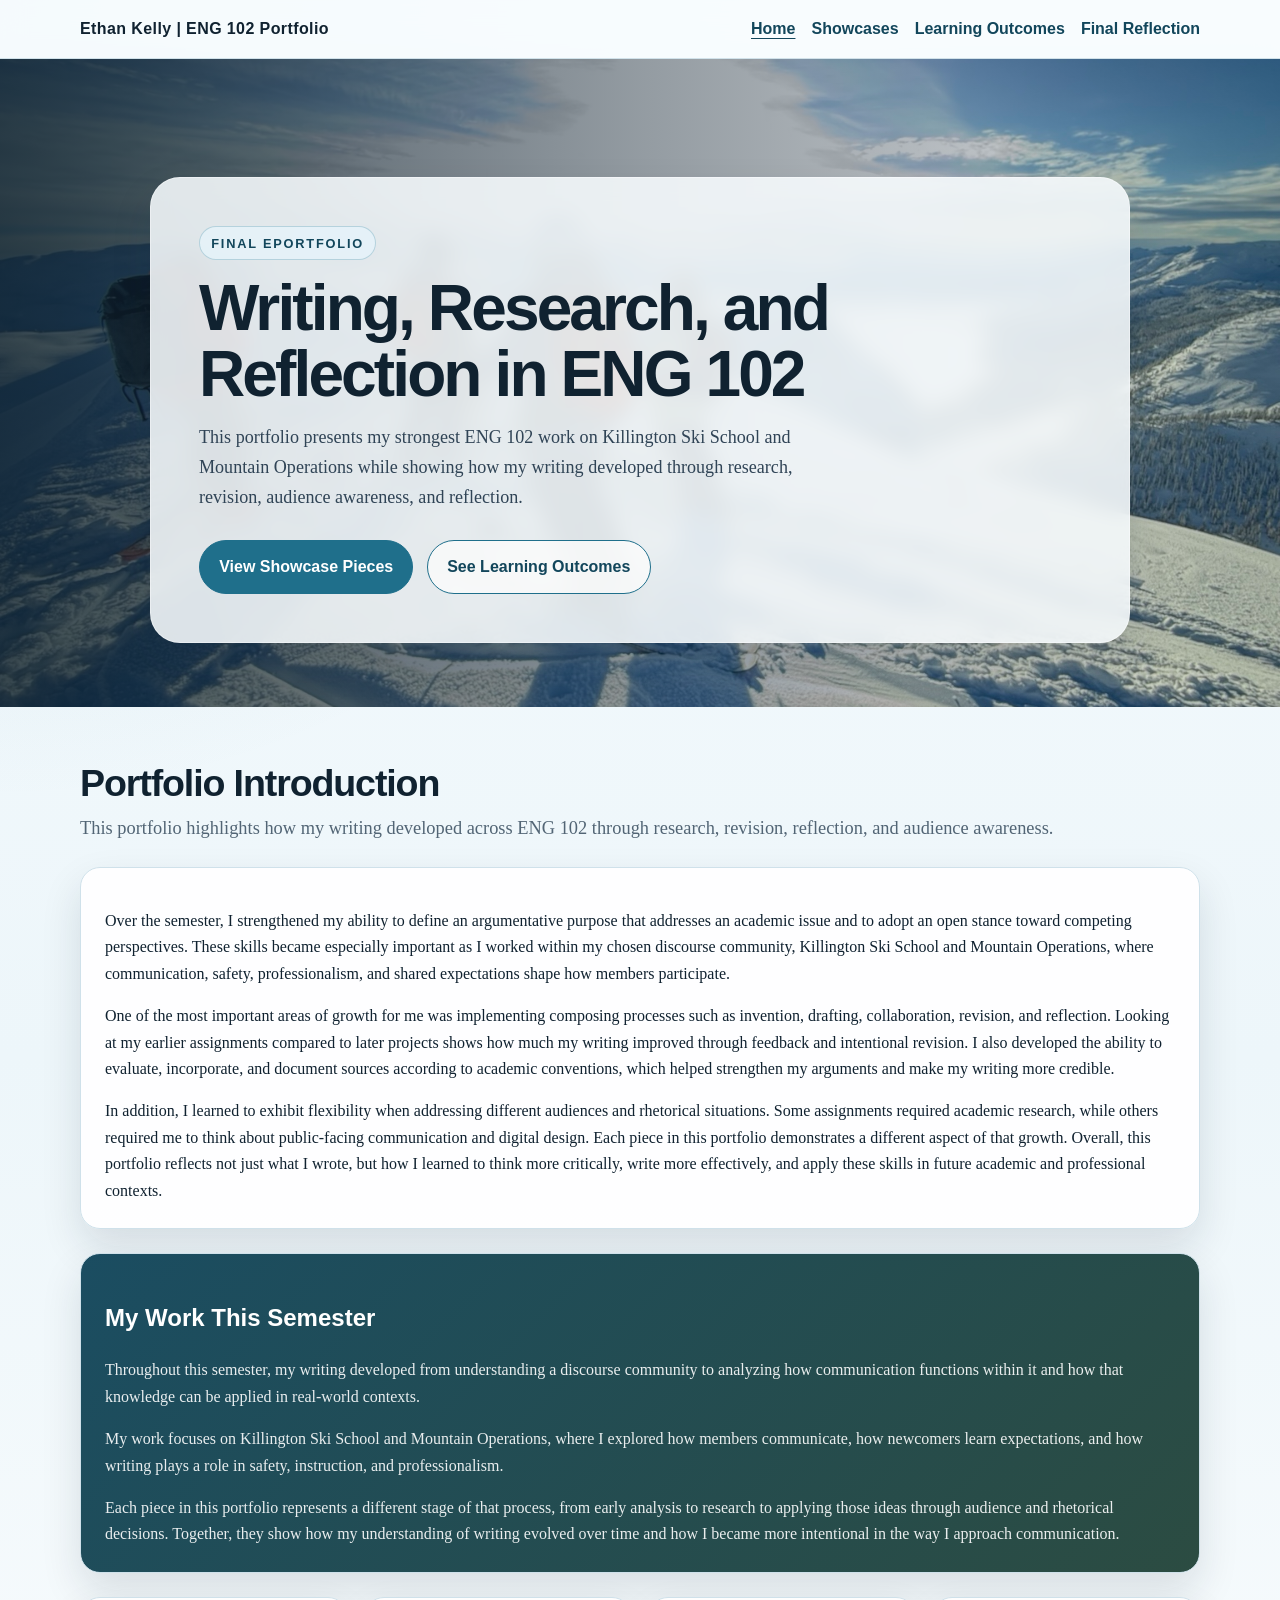
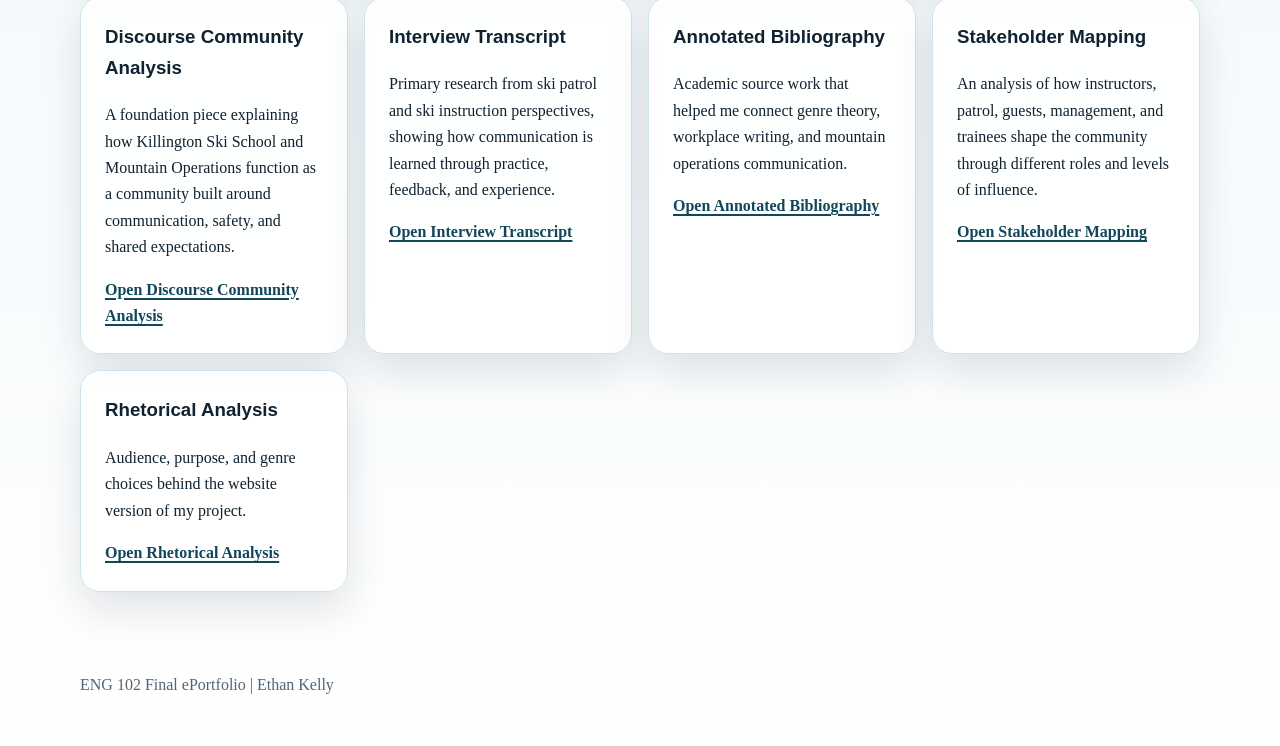
<file: index.html>
<!doctype html>
<html lang="en">
<head>
  <meta charset="utf-8">
  <meta name="viewport" content="width=device-width, initial-scale=1">
  <title>Ethan Kelly | ENG 102 Final ePortfolio</title>
  <meta
    name="description"
    content="Ethan Kelly's ENG 102 final ePortfolio featuring writing, research, rhetorical analysis, and learning outcomes centered on Killington Ski School and Mountain Operations."
  >
  <link rel="stylesheet" href="assets/style.css">
</head>
<body class="home banner-ridge">
  <header class="site-header">
    <nav class="nav" aria-label="Main navigation">
      <div class="brand">Ethan Kelly | ENG 102 Portfolio</div>
      <div class="nav-links">
        <a href="index.html" aria-current="page">Home</a>
        <a href="showcases.html">Showcases</a>
        <a href="learning-outcomes.html">Learning Outcomes</a>
<a href="final-reflection.html">Final Reflection</a>
      </div>
    </nav>
  </header>

  <section class="hero">
    <div class="hero-inner">
      <span class="kicker">Final ePortfolio</span>
      <h1>Writing, Research, and Reflection in ENG 102</h1>
      <p>
        This portfolio presents my strongest ENG 102 work on Killington Ski
        School and Mountain Operations while showing how my writing developed
        through research, revision, audience awareness, and reflection.
      </p>
      <div class="hero-actions">
        <a class="btn primary" href="showcases.html">View Showcase Pieces</a>
        <a class="btn secondary" href="learning-outcomes.html">See Learning Outcomes</a>
      </div>
    </div>
  </section>

  <main>
    <h2 class="section-title">Portfolio Introduction</h2>
    <p class="lede">
      This portfolio highlights how my writing developed across ENG 102 through
      research, revision, reflection, and audience awareness.
    </p>

    <div class="card">
      <p>
        Over the semester, I strengthened my ability to define an argumentative
        purpose that addresses an academic issue and to adopt an open stance
        toward competing perspectives. These skills became especially important
        as I worked within my chosen discourse community, Killington Ski School
        and Mountain Operations, where communication, safety, professionalism,
        and shared expectations shape how members participate.
      </p>
      <p>
        One of the most important areas of growth for me was implementing
        composing processes such as invention, drafting, collaboration,
        revision, and reflection. Looking at my earlier assignments compared to
        later projects shows how much my writing improved through feedback and
        intentional revision. I also developed the ability to evaluate,
        incorporate, and document sources according to academic conventions,
        which helped strengthen my arguments and make my writing more credible.
      </p>
      <p>
        In addition, I learned to exhibit flexibility when addressing different
        audiences and rhetorical situations. Some assignments required academic
        research, while others required me to think about public-facing
        communication and digital design. Each piece in this portfolio
        demonstrates a different aspect of that growth. Overall, this portfolio
        reflects not just what I wrote, but how I learned to think more
        critically, write more effectively, and apply these skills in future
        academic and professional contexts.
      </p>
    </div>

    <div class="callout">
      <h2>My Work This Semester</h2>
      <p>
        Throughout this semester, my writing developed from understanding a
        discourse community to analyzing how communication functions within it
        and how that knowledge can be applied in real-world contexts.
      </p>
      <p>
        My work focuses on Killington Ski School and Mountain Operations, where
        I explored how members communicate, how newcomers learn expectations,
        and how writing plays a role in safety, instruction, and professionalism.
      </p>
      <p>
        Each piece in this portfolio represents a different stage of that
        process, from early analysis to research to applying those ideas through
        audience and rhetorical decisions. Together, they show how my
        understanding of writing evolved over time and how I became more
        intentional in the way I approach communication.
      </p>
    </div>

    <div class="grid">
      <div class="card">
        <h3>Discourse Community Analysis</h3>
        <p>A foundation piece explaining how Killington Ski School and Mountain Operations function as a community built around communication, safety, and shared expectations.</p>
        <a href="discourse-community-analysis.html">Open Discourse Community Analysis</a>
      </div>

      <div class="card">
        <h3>Interview Transcript</h3>
        <p>Primary research from ski patrol and ski instruction perspectives, showing how communication is learned through practice, feedback, and experience.</p>
        <a href="interview-transcript.html">Open Interview Transcript</a>
      </div>

      <div class="card">
        <h3>Annotated Bibliography</h3>
        <p>Academic source work that helped me connect genre theory, workplace writing, and mountain operations communication.</p>
        <a href="annotated-bibliography.html">Open Annotated Bibliography</a>
      </div>

      <div class="card">
        <h3>Stakeholder Mapping</h3>
        <p>An analysis of how instructors, patrol, guests, management, and trainees shape the community through different roles and levels of influence.</p>
        <a href="stakeholder-mapping.html">Open Stakeholder Mapping</a>
      </div>

      <div class="card">
        <h3>Rhetorical Analysis</h3>
        <p>Audience, purpose, and genre choices behind the website version of my project.</p>
        <a href="rhetorical-analysis.html">Open Rhetorical Analysis</a>
      </div>
    </div>
  </main>

  <footer class="footer">
    <p>ENG 102 Final ePortfolio | Ethan Kelly</p>
  </footer>
</body>
</html>
</file>
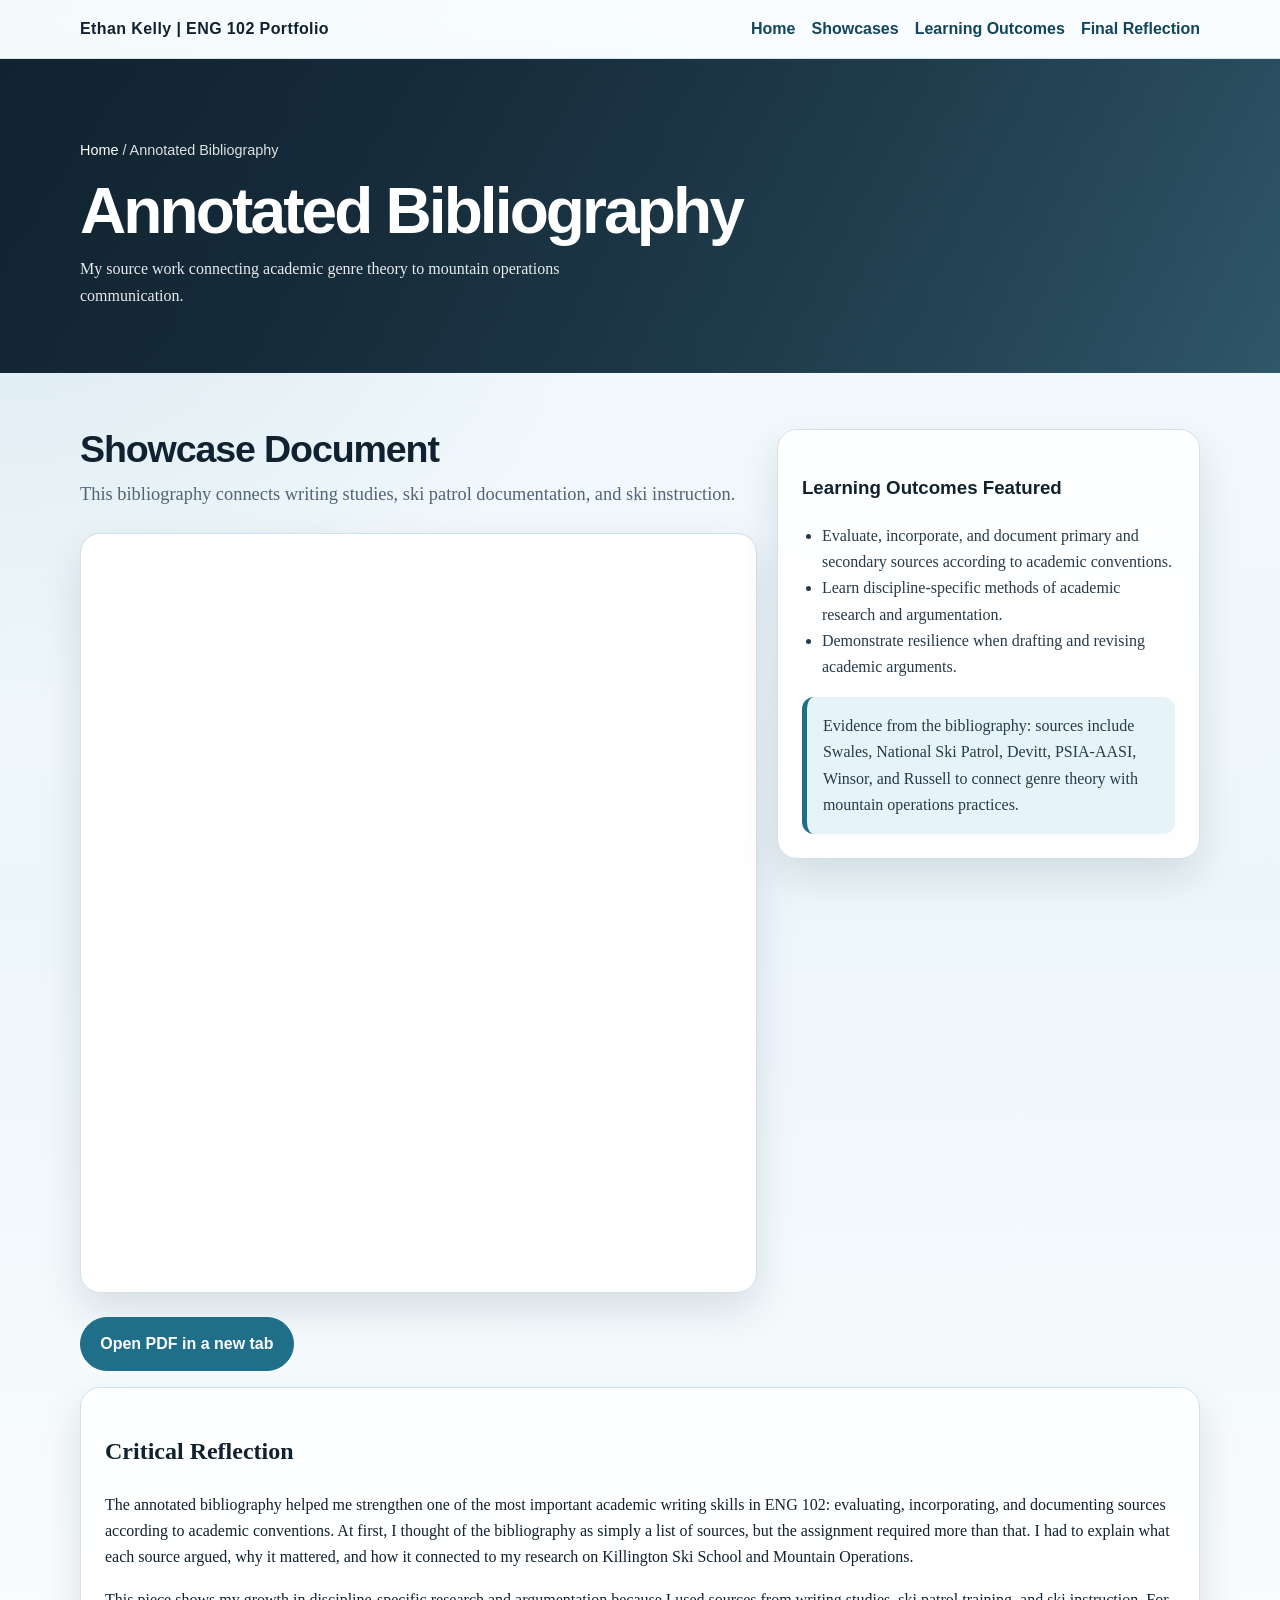
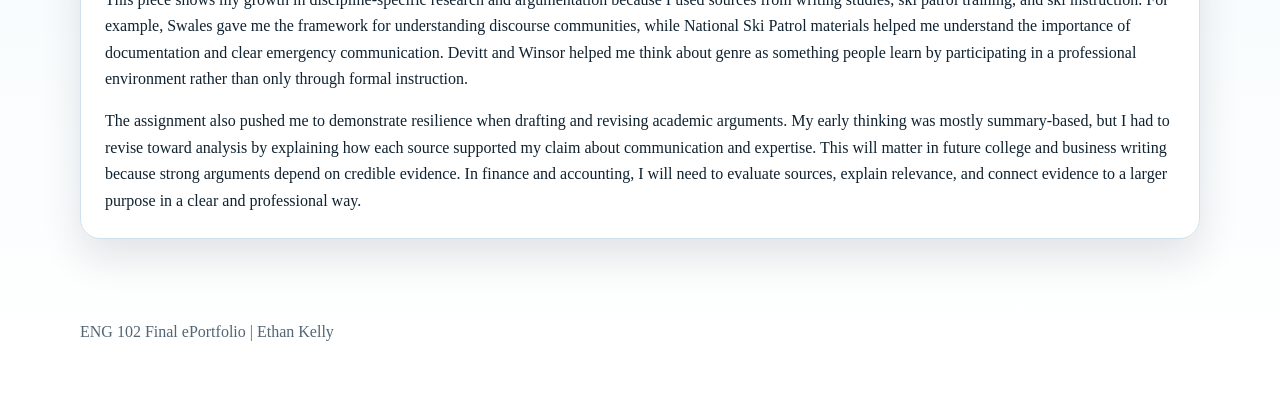
<file: annotated-bibliography.html>
<!doctype html><html lang="en"><head><meta charset="utf-8"><meta name="viewport" content="width=device-width, initial-scale=1"><title>Annotated Bibliography | ENG 102 ePortfolio</title><link rel="stylesheet" href="assets/style.css"></head><body class="banner-gradient"><header class="site-header"><nav class="nav"><div class="brand">Ethan Kelly | ENG 102 Portfolio</div><div class="nav-links"><a href="index.html">Home</a><a href="showcases.html">Showcases</a><a href="learning-outcomes.html">Learning Outcomes</a>
<a href="final-reflection.html">Final Reflection</a></div></nav></header><section class="page-hero"><div class="wrap"><div class="breadcrumb"><a href="index.html">Home</a> / Annotated Bibliography</div><h1>Annotated Bibliography</h1><p>My source work connecting academic genre theory to mountain operations communication.</p></div></section><main><div class="content-layout"><section><h2 class="section-title">Showcase Document</h2><p class="lede">This bibliography connects writing studies, ski patrol documentation, and ski instruction.</p><iframe class="embed" src="docs/annotated-bibliography.pdf"></iframe><p><a class="btn primary" href="docs/annotated-bibliography.pdf" target="_blank">Open PDF in a new tab</a></p></section><aside class="card"><h3>Learning Outcomes Featured</h3><ul class="outcomes-list"><li>Evaluate, incorporate, and document primary and secondary sources according to academic conventions.</li><li>Learn discipline-specific methods of academic research and argumentation.</li><li>Demonstrate resilience when drafting and revising academic arguments.</li></ul><div class="quote">Evidence from the bibliography: sources include Swales, National Ski Patrol, Devitt, PSIA-AASI, Winsor, and Russell to connect genre theory with mountain operations practices.</div></aside></div><section class="card reflection"><h2>Critical Reflection</h2><p>The annotated bibliography helped me strengthen one of the most important academic writing skills in ENG 102: evaluating, incorporating, and documenting sources according to academic conventions. At first, I thought of the bibliography as simply a list of sources, but the assignment required more than that. I had to explain what each source argued, why it mattered, and how it connected to my research on Killington Ski School and Mountain Operations.</p><p>This piece shows my growth in discipline-specific research and argumentation because I used sources from writing studies, ski patrol training, and ski instruction. For example, Swales gave me the framework for understanding discourse communities, while National Ski Patrol materials helped me understand the importance of documentation and clear emergency communication. Devitt and Winsor helped me think about genre as something people learn by participating in a professional environment rather than only through formal instruction.</p><p>The assignment also pushed me to demonstrate resilience when drafting and revising academic arguments. My early thinking was mostly summary-based, but I had to revise toward analysis by explaining how each source supported my claim about communication and expertise. This will matter in future college and business writing because strong arguments depend on credible evidence. In finance and accounting, I will need to evaluate sources, explain relevance, and connect evidence to a larger purpose in a clear and professional way.</p></section></main><footer class="footer"><p>ENG 102 Final ePortfolio | Ethan Kelly</p></footer></body></html>
</file>
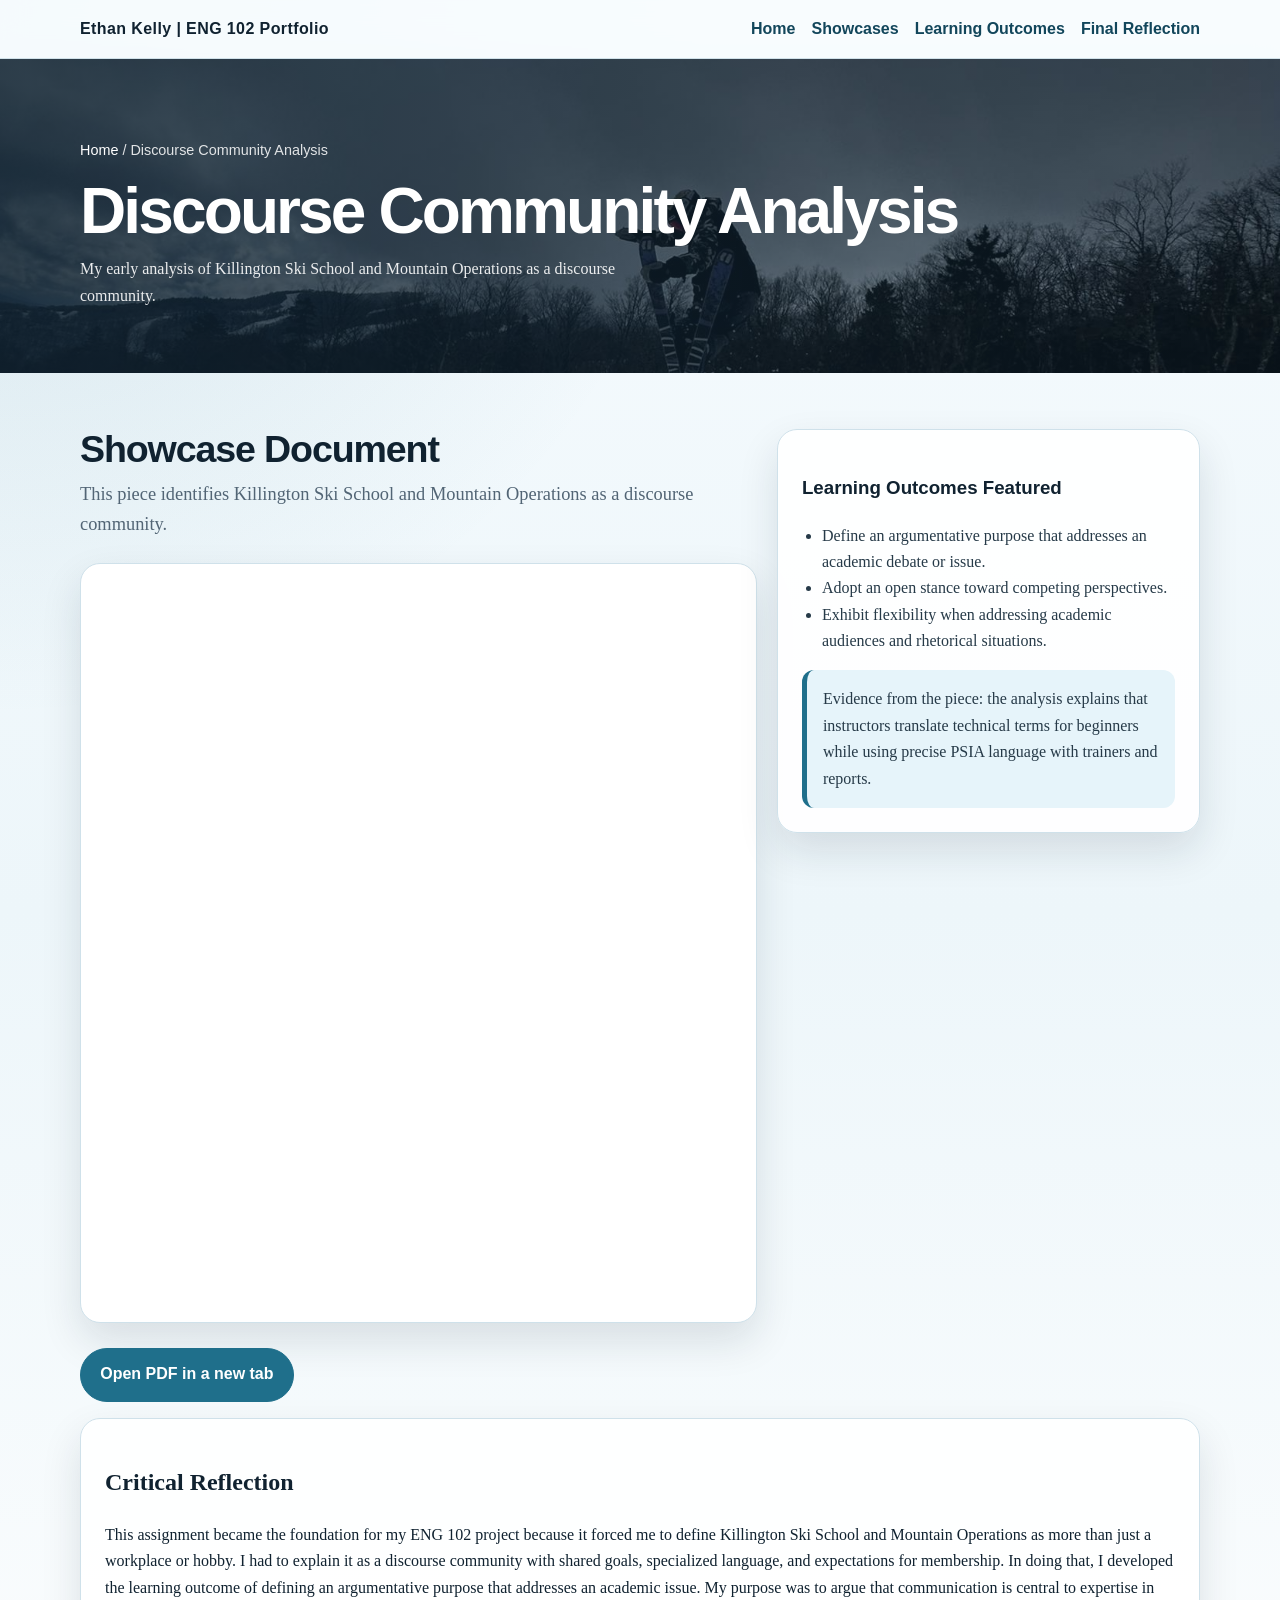
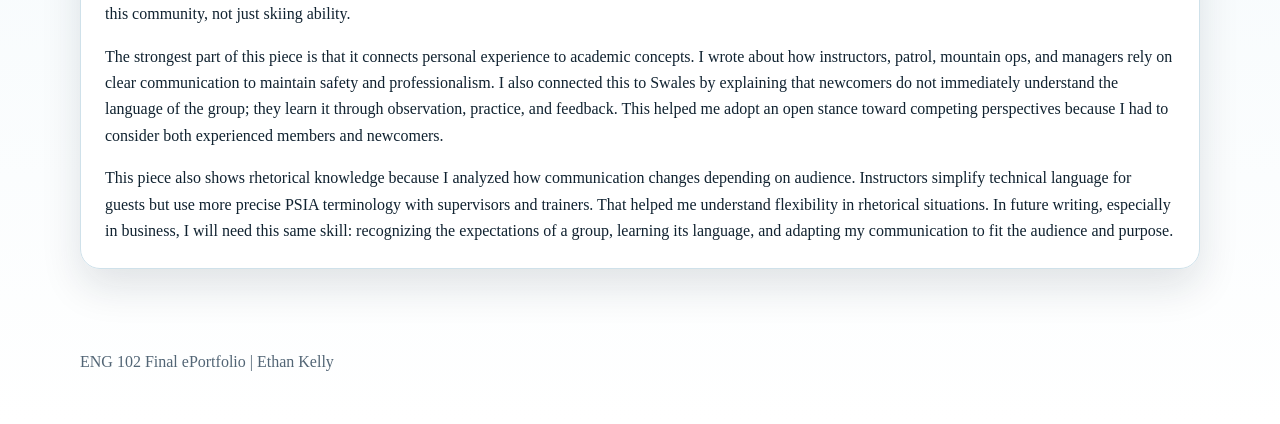
<file: discourse-community-analysis.html>
<!doctype html><html lang="en"><head><meta charset="utf-8"><meta name="viewport" content="width=device-width, initial-scale=1"><title>Discourse Community Analysis | ENG 102 ePortfolio</title><link rel="stylesheet" href="assets/style.css"></head><body class="banner-jump"><header class="site-header"><nav class="nav"><div class="brand">Ethan Kelly | ENG 102 Portfolio</div><div class="nav-links"><a href="index.html">Home</a><a href="showcases.html">Showcases</a><a href="learning-outcomes.html">Learning Outcomes</a>
<a href="final-reflection.html">Final Reflection</a></div></nav></header><section class="page-hero"><div class="wrap"><div class="breadcrumb"><a href="index.html">Home</a> / Discourse Community Analysis</div><h1>Discourse Community Analysis</h1><p>My early analysis of Killington Ski School and Mountain Operations as a discourse community.</p></div></section><main><div class="content-layout"><section><h2 class="section-title">Showcase Document</h2><p class="lede">This piece identifies Killington Ski School and Mountain Operations as a discourse community.</p><iframe class="embed" src="docs/discourse-community-analysis.pdf"></iframe><p><a class="btn primary" href="docs/discourse-community-analysis.pdf" target="_blank">Open PDF in a new tab</a></p></section><aside class="card"><h3>Learning Outcomes Featured</h3><ul class="outcomes-list"><li>Define an argumentative purpose that addresses an academic debate or issue.</li><li>Adopt an open stance toward competing perspectives.</li><li>Exhibit flexibility when addressing academic audiences and rhetorical situations.</li></ul><div class="quote">Evidence from the piece: the analysis explains that instructors translate technical terms for beginners while using precise PSIA language with trainers and reports.</div></aside></div><section class="card reflection"><h2>Critical Reflection</h2><p>This assignment became the foundation for my ENG 102 project because it forced me to define Killington Ski School and Mountain Operations as more than just a workplace or hobby. I had to explain it as a discourse community with shared goals, specialized language, and expectations for membership. In doing that, I developed the learning outcome of defining an argumentative purpose that addresses an academic issue. My purpose was to argue that communication is central to expertise in this community, not just skiing ability.</p><p>The strongest part of this piece is that it connects personal experience to academic concepts. I wrote about how instructors, patrol, mountain ops, and managers rely on clear communication to maintain safety and professionalism. I also connected this to Swales by explaining that newcomers do not immediately understand the language of the group; they learn it through observation, practice, and feedback. This helped me adopt an open stance toward competing perspectives because I had to consider both experienced members and newcomers.</p><p>This piece also shows rhetorical knowledge because I analyzed how communication changes depending on audience. Instructors simplify technical language for guests but use more precise PSIA terminology with supervisors and trainers. That helped me understand flexibility in rhetorical situations. In future writing, especially in business, I will need this same skill: recognizing the expectations of a group, learning its language, and adapting my communication to fit the audience and purpose.</p></section></main><footer class="footer"><p>ENG 102 Final ePortfolio | Ethan Kelly</p></footer></body></html>
</file>
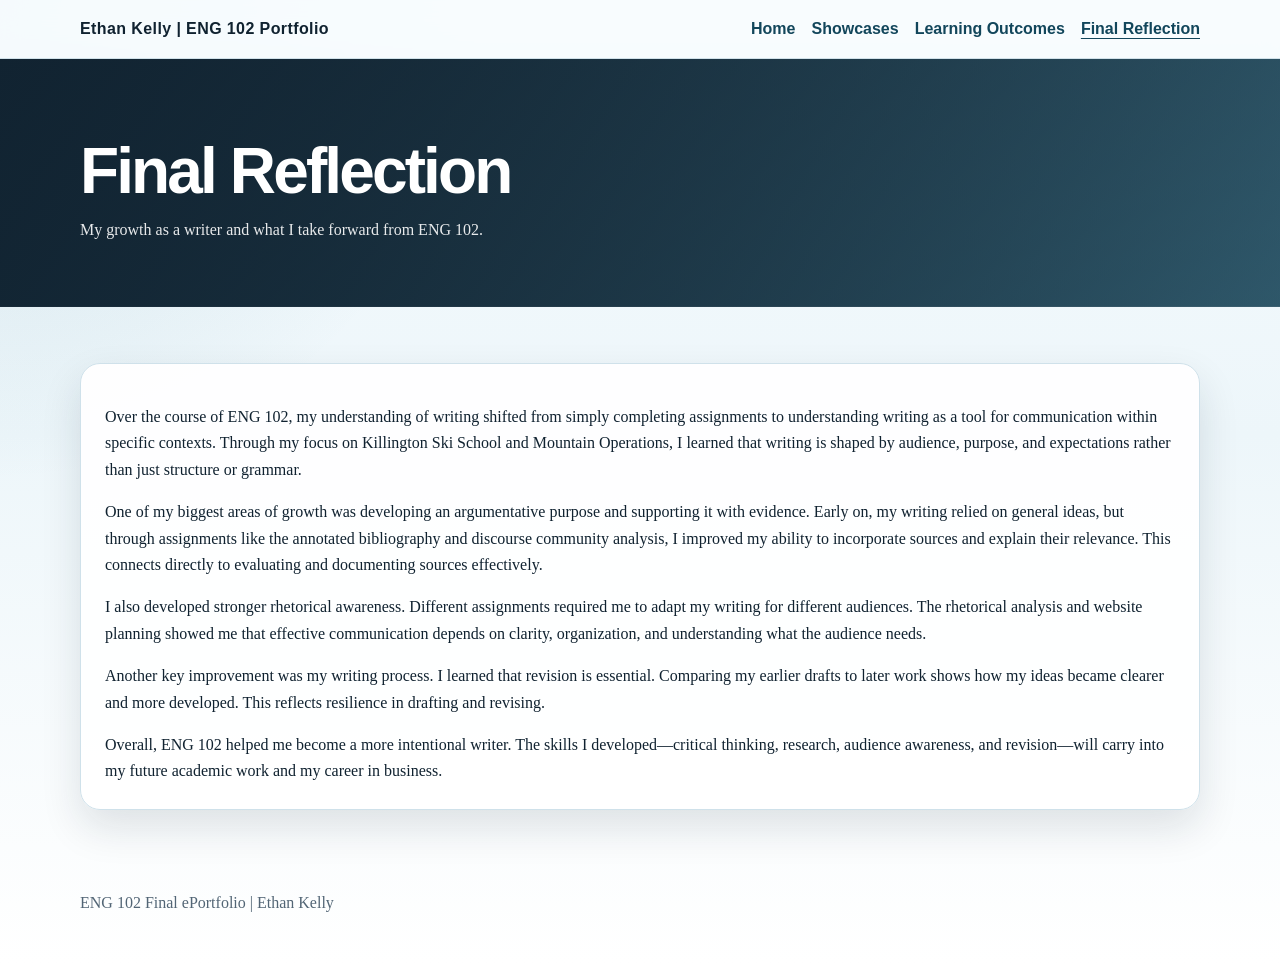
<file: final-reflection.html>
<!doctype html>
<html lang="en">
<head>
<meta charset="utf-8">
<meta name="viewport" content="width=device-width, initial-scale=1">
<title>Final Reflection</title>
<link rel="stylesheet" href="assets/style.css">
</head>
<body class="banner-gradient">
<header class="site-header">
<nav class="nav">
<div class="brand">Ethan Kelly | ENG 102 Portfolio</div>
<div class="nav-links">
<a href="index.html">Home</a>
<a href="showcases.html">Showcases</a>
<a href="learning-outcomes.html">Learning Outcomes</a>
<a href="final-reflection.html" aria-current="page">Final Reflection</a>
</div>
</nav>
</header>

<section class="page-hero">
<div class="wrap">
<h1>Final Reflection</h1>
<p>My growth as a writer and what I take forward from ENG 102.</p>
</div>
</section>

<main>
<div class="card">
<p>Over the course of ENG 102, my understanding of writing shifted from simply completing assignments to understanding writing as a tool for communication within specific contexts. Through my focus on Killington Ski School and Mountain Operations, I learned that writing is shaped by audience, purpose, and expectations rather than just structure or grammar.</p>

<p>One of my biggest areas of growth was developing an argumentative purpose and supporting it with evidence. Early on, my writing relied on general ideas, but through assignments like the annotated bibliography and discourse community analysis, I improved my ability to incorporate sources and explain their relevance. This connects directly to evaluating and documenting sources effectively.</p>

<p>I also developed stronger rhetorical awareness. Different assignments required me to adapt my writing for different audiences. The rhetorical analysis and website planning showed me that effective communication depends on clarity, organization, and understanding what the audience needs.</p>

<p>Another key improvement was my writing process. I learned that revision is essential. Comparing my earlier drafts to later work shows how my ideas became clearer and more developed. This reflects resilience in drafting and revising.</p>

<p>Overall, ENG 102 helped me become a more intentional writer. The skills I developed—critical thinking, research, audience awareness, and revision—will carry into my future academic work and my career in business.</p>
</div>
</main>

<footer class="footer">
<p>ENG 102 Final ePortfolio | Ethan Kelly</p>
</footer>
</body>
</html>
</file>
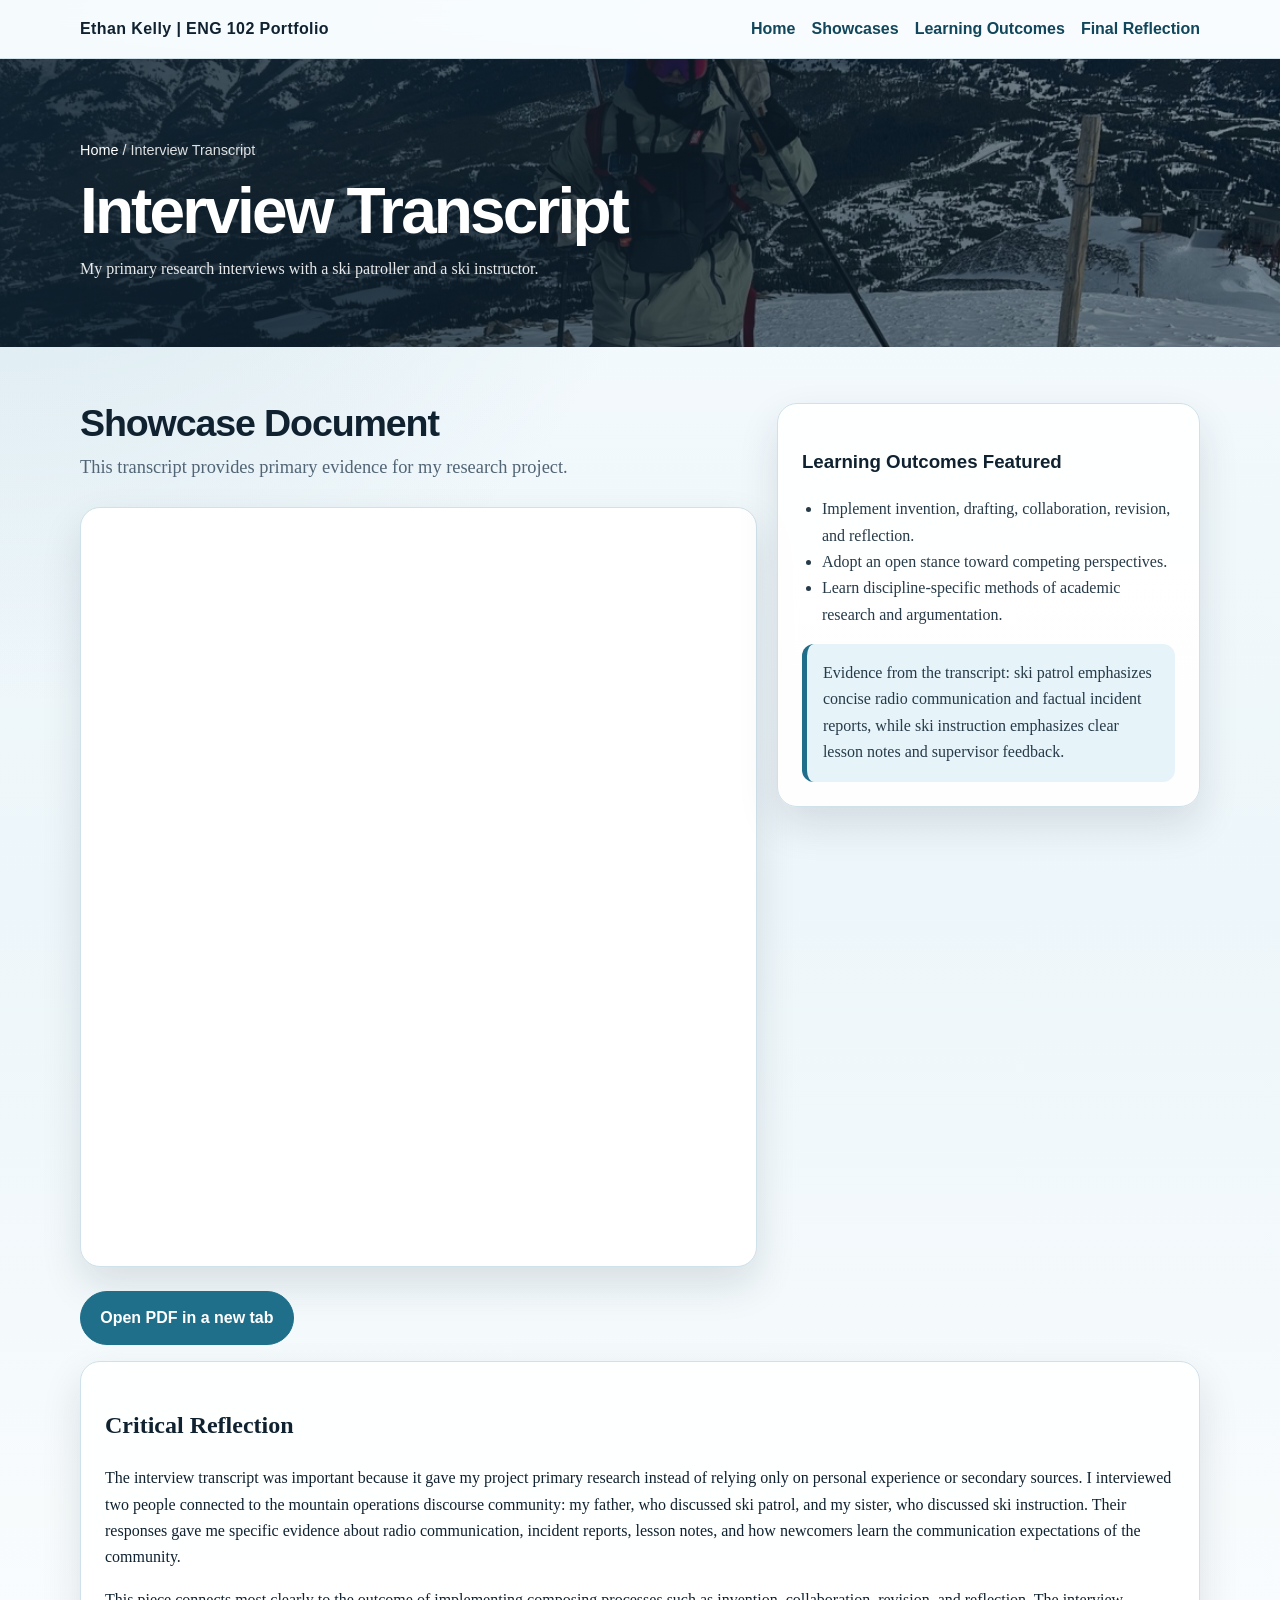
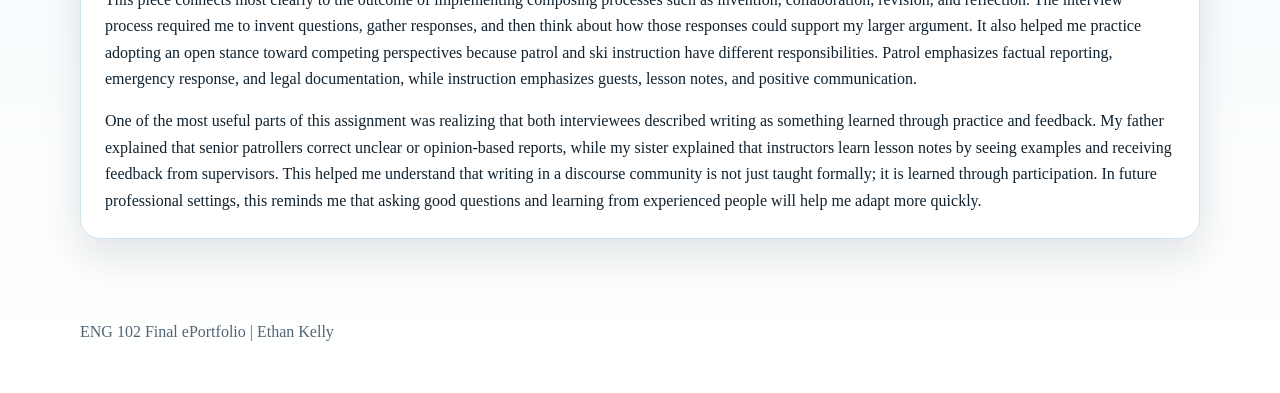
<file: interview-transcript.html>
<!doctype html><html lang="en"><head><meta charset="utf-8"><meta name="viewport" content="width=device-width, initial-scale=1"><title>Interview Transcript | ENG 102 ePortfolio</title><link rel="stylesheet" href="assets/style.css"></head><body class="banner-portrait"><header class="site-header"><nav class="nav"><div class="brand">Ethan Kelly | ENG 102 Portfolio</div><div class="nav-links"><a href="index.html">Home</a><a href="showcases.html">Showcases</a><a href="learning-outcomes.html">Learning Outcomes</a>
<a href="final-reflection.html">Final Reflection</a></div></nav></header><section class="page-hero"><div class="wrap"><div class="breadcrumb"><a href="index.html">Home</a> / Interview Transcript</div><h1>Interview Transcript</h1><p>My primary research interviews with a ski patroller and a ski instructor.</p></div></section><main><div class="content-layout"><section><h2 class="section-title">Showcase Document</h2><p class="lede">This transcript provides primary evidence for my research project.</p><iframe class="embed" src="docs/interview-transcript.pdf"></iframe><p><a class="btn primary" href="docs/interview-transcript.pdf" target="_blank">Open PDF in a new tab</a></p></section><aside class="card"><h3>Learning Outcomes Featured</h3><ul class="outcomes-list"><li>Implement invention, drafting, collaboration, revision, and reflection.</li><li>Adopt an open stance toward competing perspectives.</li><li>Learn discipline-specific methods of academic research and argumentation.</li></ul><div class="quote">Evidence from the transcript: ski patrol emphasizes concise radio communication and factual incident reports, while ski instruction emphasizes clear lesson notes and supervisor feedback.</div></aside></div><section class="card reflection"><h2>Critical Reflection</h2><p>The interview transcript was important because it gave my project primary research instead of relying only on personal experience or secondary sources. I interviewed two people connected to the mountain operations discourse community: my father, who discussed ski patrol, and my sister, who discussed ski instruction. Their responses gave me specific evidence about radio communication, incident reports, lesson notes, and how newcomers learn the communication expectations of the community.</p><p>This piece connects most clearly to the outcome of implementing composing processes such as invention, collaboration, revision, and reflection. The interview process required me to invent questions, gather responses, and then think about how those responses could support my larger argument. It also helped me practice adopting an open stance toward competing perspectives because patrol and ski instruction have different responsibilities. Patrol emphasizes factual reporting, emergency response, and legal documentation, while instruction emphasizes guests, lesson notes, and positive communication.</p><p>One of the most useful parts of this assignment was realizing that both interviewees described writing as something learned through practice and feedback. My father explained that senior patrollers correct unclear or opinion-based reports, while my sister explained that instructors learn lesson notes by seeing examples and receiving feedback from supervisors. This helped me understand that writing in a discourse community is not just taught formally; it is learned through participation. In future professional settings, this reminds me that asking good questions and learning from experienced people will help me adapt more quickly.</p></section></main><footer class="footer"><p>ENG 102 Final ePortfolio | Ethan Kelly</p></footer></body></html>
</file>
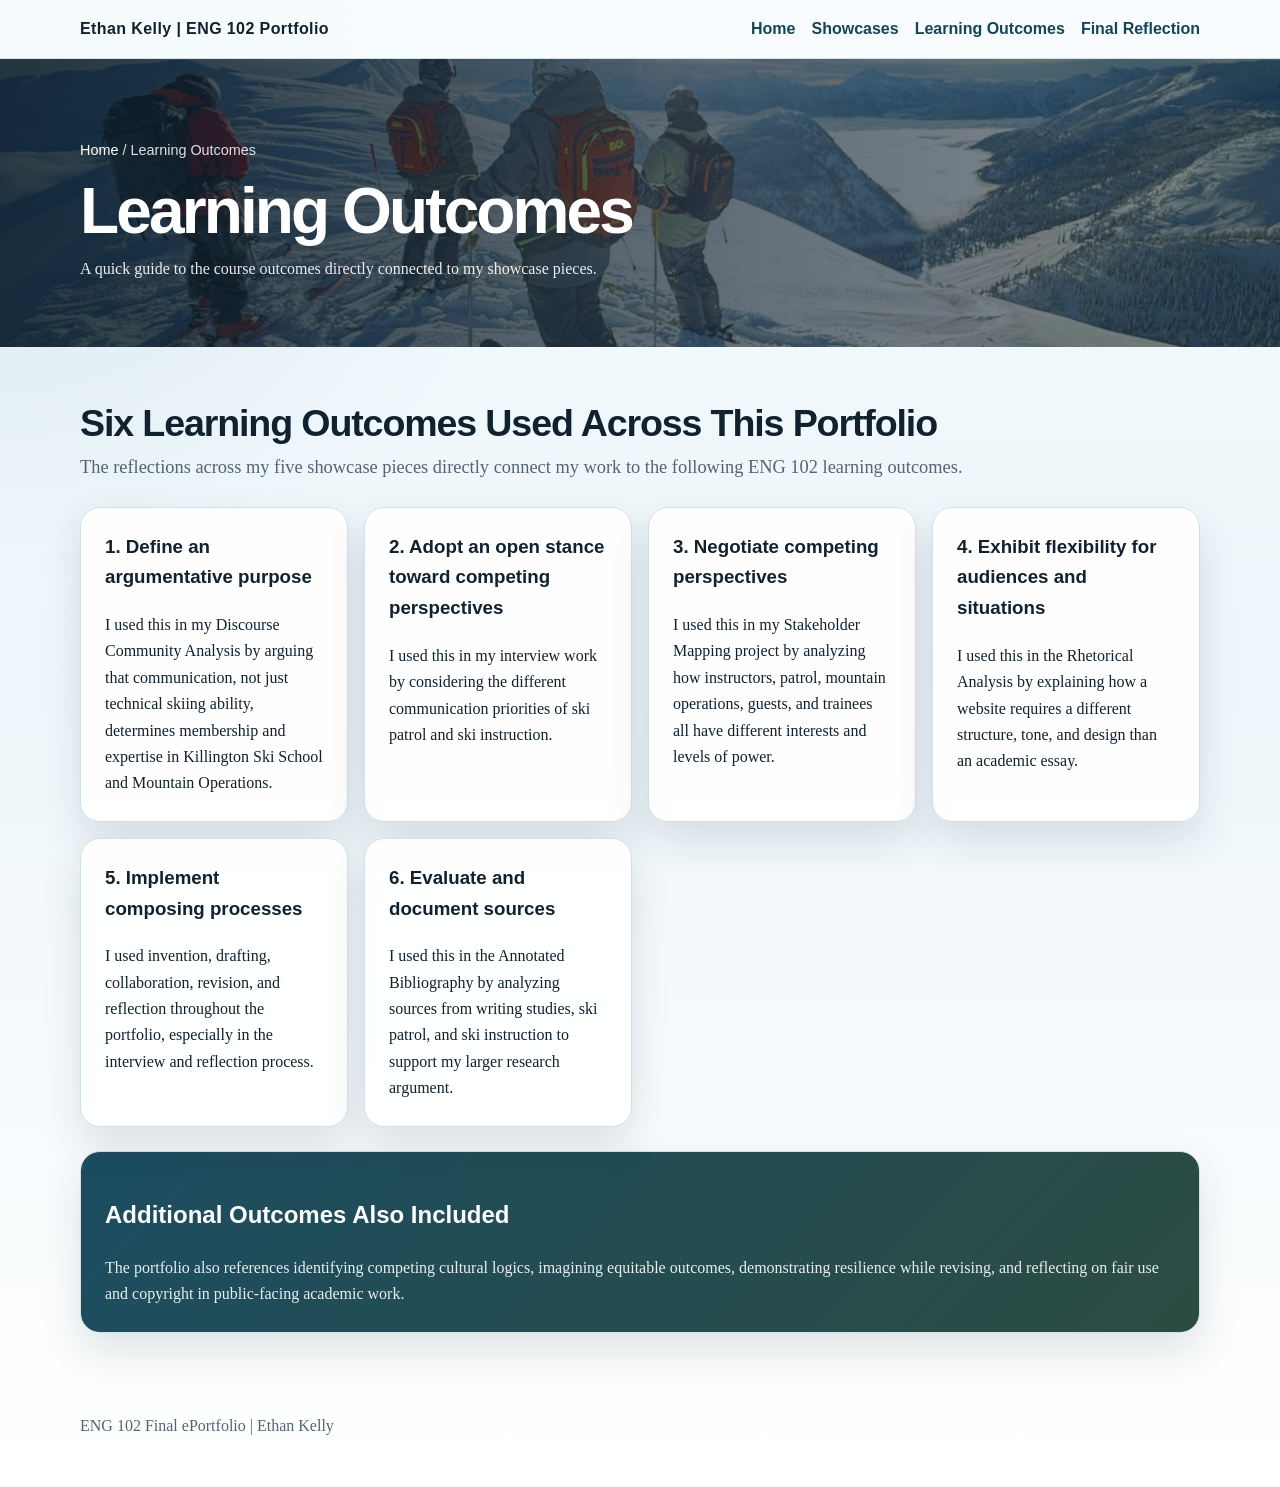
<file: learning-outcomes.html>
<!doctype html><html lang="en"><head><meta charset="utf-8"><meta name="viewport" content="width=device-width, initial-scale=1"><title>Learning Outcomes | ENG 102 ePortfolio</title><link rel="stylesheet" href="assets/style.css"></head><body class="banner-ridge"><header class="site-header"><nav class="nav"><div class="brand">Ethan Kelly | ENG 102 Portfolio</div><div class="nav-links"><a href="index.html">Home</a><a href="showcases.html">Showcases</a><a href="learning-outcomes.html">Learning Outcomes</a>
<a href="final-reflection.html">Final Reflection</a></div></nav></header><section class="page-hero"><div class="wrap"><div class="breadcrumb"><a href="index.html">Home</a> / Learning Outcomes</div><h1>Learning Outcomes</h1><p>A quick guide to the course outcomes directly connected to my showcase pieces.</p></div></section><main><h2 class="section-title">Six Learning Outcomes Used Across This Portfolio</h2><p class="lede">The reflections across my five showcase pieces directly connect my work to the following ENG 102 learning outcomes.</p><div class="grid two"><div class="card"><h3>1. Define an argumentative purpose</h3><p>I used this in my Discourse Community Analysis by arguing that communication, not just technical skiing ability, determines membership and expertise in Killington Ski School and Mountain Operations.</p></div><div class="card"><h3>2. Adopt an open stance toward competing perspectives</h3><p>I used this in my interview work by considering the different communication priorities of ski patrol and ski instruction.</p></div><div class="card"><h3>3. Negotiate competing perspectives</h3><p>I used this in my Stakeholder Mapping project by analyzing how instructors, patrol, mountain operations, guests, and trainees all have different interests and levels of power.</p></div><div class="card"><h3>4. Exhibit flexibility for audiences and situations</h3><p>I used this in the Rhetorical Analysis by explaining how a website requires a different structure, tone, and design than an academic essay.</p></div><div class="card"><h3>5. Implement composing processes</h3><p>I used invention, drafting, collaboration, revision, and reflection throughout the portfolio, especially in the interview and reflection process.</p></div><div class="card"><h3>6. Evaluate and document sources</h3><p>I used this in the Annotated Bibliography by analyzing sources from writing studies, ski patrol, and ski instruction to support my larger research argument.</p></div></div><div class="callout"><h2>Additional Outcomes Also Included</h2><p>The portfolio also references identifying competing cultural logics, imagining equitable outcomes, demonstrating resilience while revising, and reflecting on fair use and copyright in public-facing academic work.</p></div></main><footer class="footer"><p>ENG 102 Final ePortfolio | Ethan Kelly</p></footer></body></html>
</file>
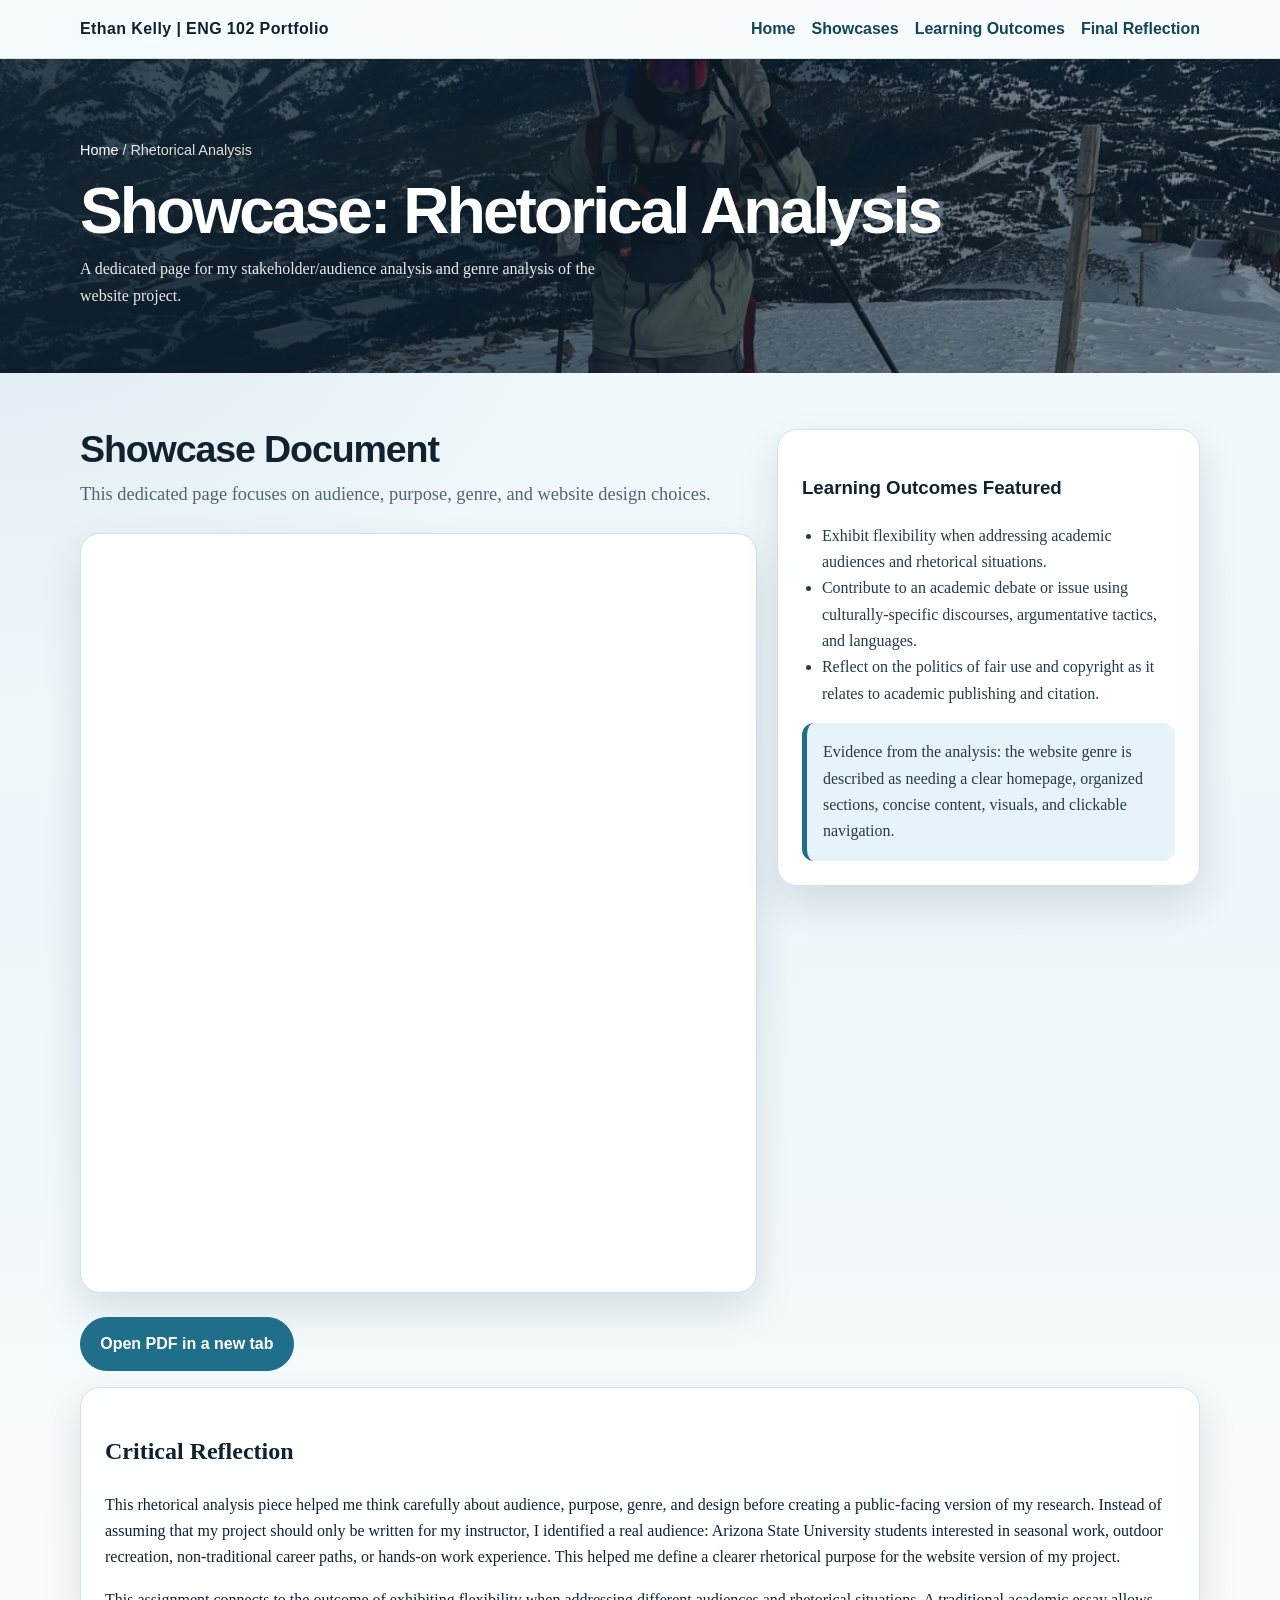
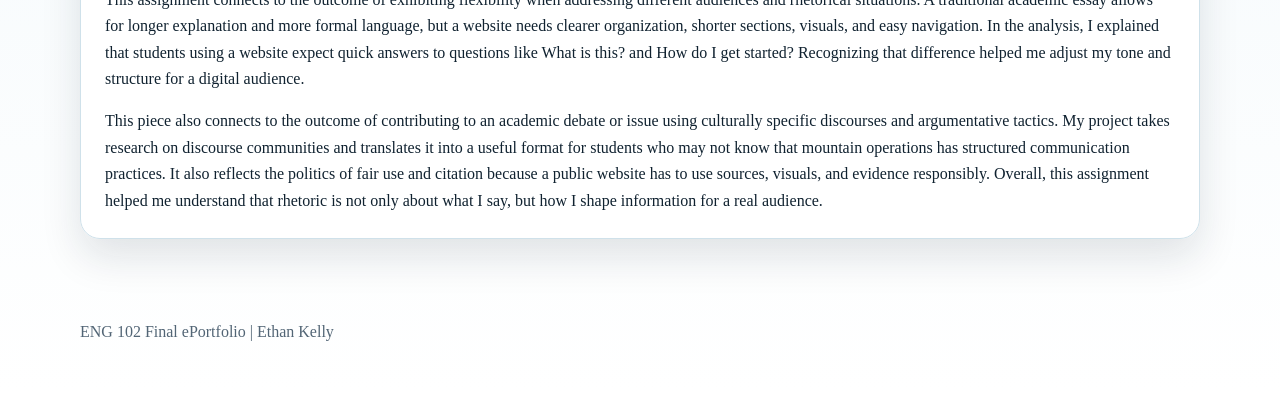
<file: rhetorical-analysis.html>
<!doctype html><html lang="en"><head><meta charset="utf-8"><meta name="viewport" content="width=device-width, initial-scale=1"><title>Showcase: Rhetorical Analysis | ENG 102 ePortfolio</title><link rel="stylesheet" href="assets/style.css"></head><body class="banner-portrait"><header class="site-header"><nav class="nav"><div class="brand">Ethan Kelly | ENG 102 Portfolio</div><div class="nav-links"><a href="index.html">Home</a><a href="showcases.html">Showcases</a><a href="learning-outcomes.html">Learning Outcomes</a>
<a href="final-reflection.html">Final Reflection</a></div></nav></header><section class="page-hero"><div class="wrap"><div class="breadcrumb"><a href="index.html">Home</a> / Rhetorical Analysis</div><h1>Showcase: Rhetorical Analysis</h1><p>A dedicated page for my stakeholder/audience analysis and genre analysis of the website project.</p></div></section><main><div class="content-layout"><section><h2 class="section-title">Showcase Document</h2><p class="lede">This dedicated page focuses on audience, purpose, genre, and website design choices.</p><iframe class="embed" src="docs/rhetorical-analysis.pdf"></iframe><p><a class="btn primary" href="docs/rhetorical-analysis.pdf" target="_blank">Open PDF in a new tab</a></p></section><aside class="card"><h3>Learning Outcomes Featured</h3><ul class="outcomes-list"><li>Exhibit flexibility when addressing academic audiences and rhetorical situations.</li><li>Contribute to an academic debate or issue using culturally-specific discourses, argumentative tactics, and languages.</li><li>Reflect on the politics of fair use and copyright as it relates to academic publishing and citation.</li></ul><div class="quote">Evidence from the analysis: the website genre is described as needing a clear homepage, organized sections, concise content, visuals, and clickable navigation.</div></aside></div><section class="card reflection"><h2>Critical Reflection</h2><p>This rhetorical analysis piece helped me think carefully about audience, purpose, genre, and design before creating a public-facing version of my research. Instead of assuming that my project should only be written for my instructor, I identified a real audience: Arizona State University students interested in seasonal work, outdoor recreation, non-traditional career paths, or hands-on work experience. This helped me define a clearer rhetorical purpose for the website version of my project.</p><p>This assignment connects to the outcome of exhibiting flexibility when addressing different audiences and rhetorical situations. A traditional academic essay allows for longer explanation and more formal language, but a website needs clearer organization, shorter sections, visuals, and easy navigation. In the analysis, I explained that students using a website expect quick answers to questions like What is this? and How do I get started? Recognizing that difference helped me adjust my tone and structure for a digital audience.</p><p>This piece also connects to the outcome of contributing to an academic debate or issue using culturally specific discourses and argumentative tactics. My project takes research on discourse communities and translates it into a useful format for students who may not know that mountain operations has structured communication practices. It also reflects the politics of fair use and citation because a public website has to use sources, visuals, and evidence responsibly. Overall, this assignment helped me understand that rhetoric is not only about what I say, but how I shape information for a real audience.</p></section></main><footer class="footer"><p>ENG 102 Final ePortfolio | Ethan Kelly</p></footer></body></html>
</file>
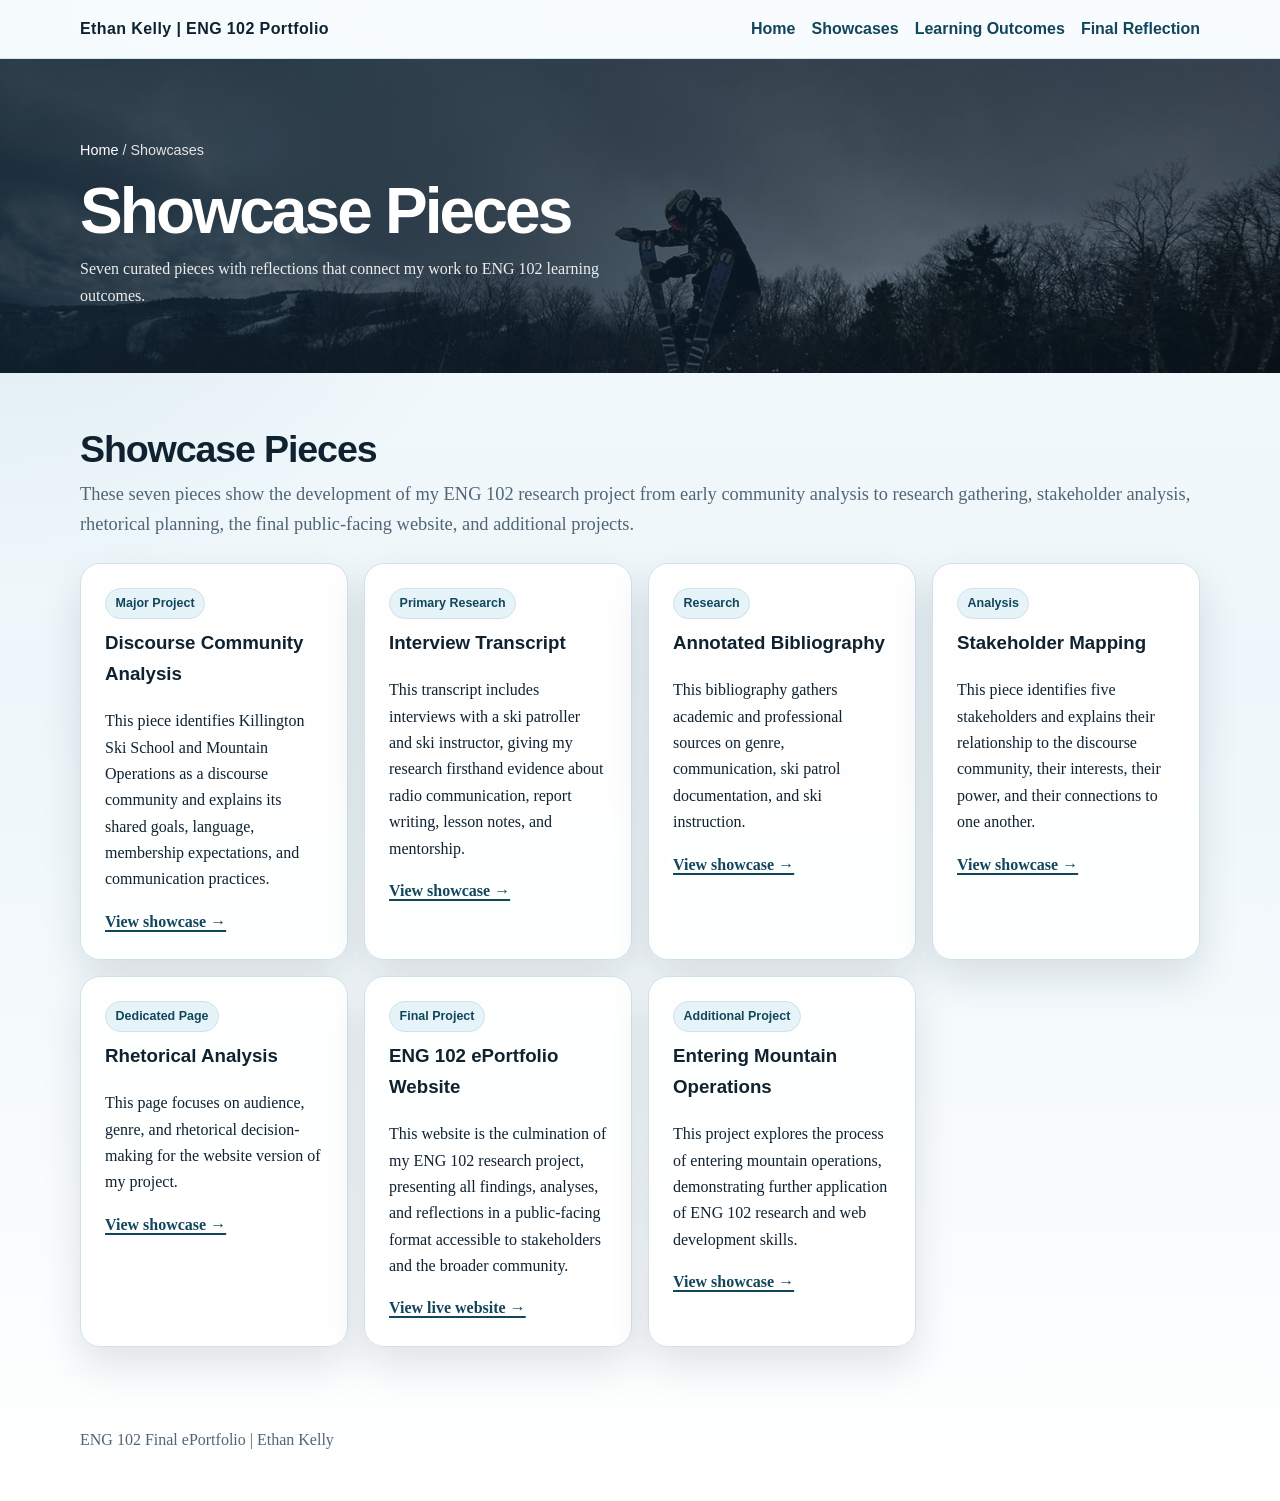
<file: showcases.html>
<!doctype html><html lang="en"><head><meta charset="utf-8"><meta name="viewport" content="width=device-width, initial-scale=1"><title>Showcases | ENG 102 ePortfolio</title><link rel="stylesheet" href="assets/style.css"></head><body class="banner-jump"><header class="site-header"><nav class="nav"><div class="brand">Ethan Kelly | ENG 102 Portfolio</div><div class="nav-links"><a href="index.html">Home</a><a href="showcases.html">Showcases</a><a href="learning-outcomes.html">Learning Outcomes</a>
<a href="final-reflection.html">Final Reflection</a></div></nav></header><section class="page-hero"><div class="wrap"><div class="breadcrumb"><a href="index.html">Home</a> / Showcases</div><h1>Showcase Pieces</h1><p>Seven curated pieces with reflections that connect my work to ENG 102 learning outcomes.</p></div></section><main><h2 class="section-title">Showcase Pieces</h2><p class="lede">These seven pieces show the development of my ENG 102 research project from early community analysis to research gathering, stakeholder analysis, rhetorical planning, the final public-facing website, and additional projects.</p><div class="grid two"><div class="card"><span class="tag">Major Project</span><h3>Discourse Community Analysis</h3><p>This piece identifies Killington Ski School and Mountain Operations as a discourse community and explains its shared goals, language, membership expectations, and communication practices.</p><a href="discourse-community-analysis.html">View showcase →</a></div><div class="card"><span class="tag">Primary Research</span><h3>Interview Transcript</h3><p>This transcript includes interviews with a ski patroller and ski instructor, giving my research firsthand evidence about radio communication, report writing, lesson notes, and mentorship.</p><a href="interview-transcript.html">View showcase →</a></div><div class="card"><span class="tag">Research</span><h3>Annotated Bibliography</h3><p>This bibliography gathers academic and professional sources on genre, communication, ski patrol documentation, and ski instruction.</p><a href="annotated-bibliography.html">View showcase →</a></div><div class="card"><span class="tag">Analysis</span><h3>Stakeholder Mapping</h3><p>This piece identifies five stakeholders and explains their relationship to the discourse community, their interests, their power, and their connections to one another.</p><a href="stakeholder-mapping.html">View showcase →</a></div><div class="card"><span class="tag">Dedicated Page</span><h3>Rhetorical Analysis</h3><p>This page focuses on audience, genre, and rhetorical decision-making for the website version of my project.</p><a href="rhetorical-analysis.html">View showcase →</a></div><div class="card"><span class="tag">Final Project</span><h3>ENG 102 ePortfolio Website</h3><p>This website is the culmination of my ENG 102 research project, presenting all findings, analyses, and reflections in a public-facing format accessible to stakeholders and the broader community.</p><a href="https://Spazzy101.github.io/ENG-102-Eportfolio/" target="_blank">View live website →</a></div><div class="card"><span class="tag">Additional Project</span><h3>Entering Mountain Operations</h3><p>This project explores the process of entering mountain operations, demonstrating further application of ENG 102 research and web development skills.</p><a href="entering-mountain-operations.html">View showcase →</a></div></div></main><footer class="footer"><p>ENG 102 Final ePortfolio | Ethan Kelly</p></footer></body></html>
</file>
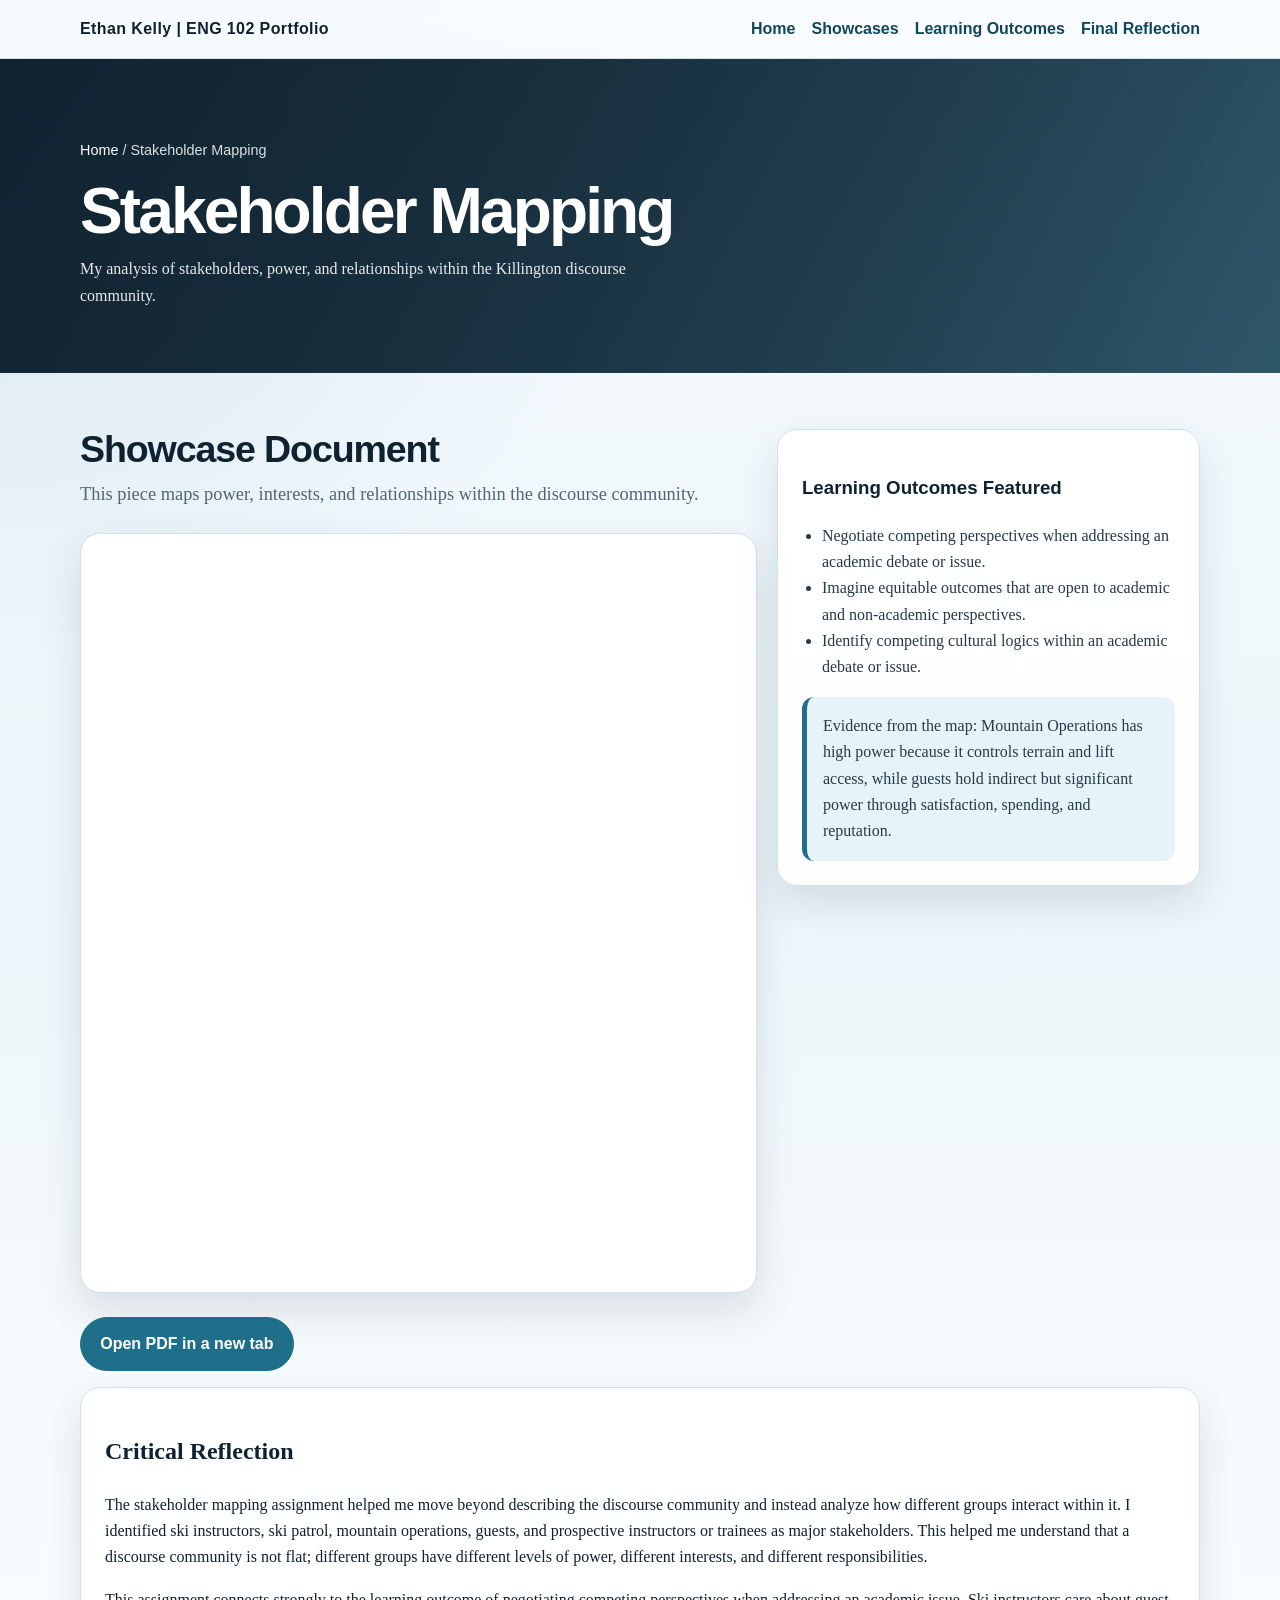
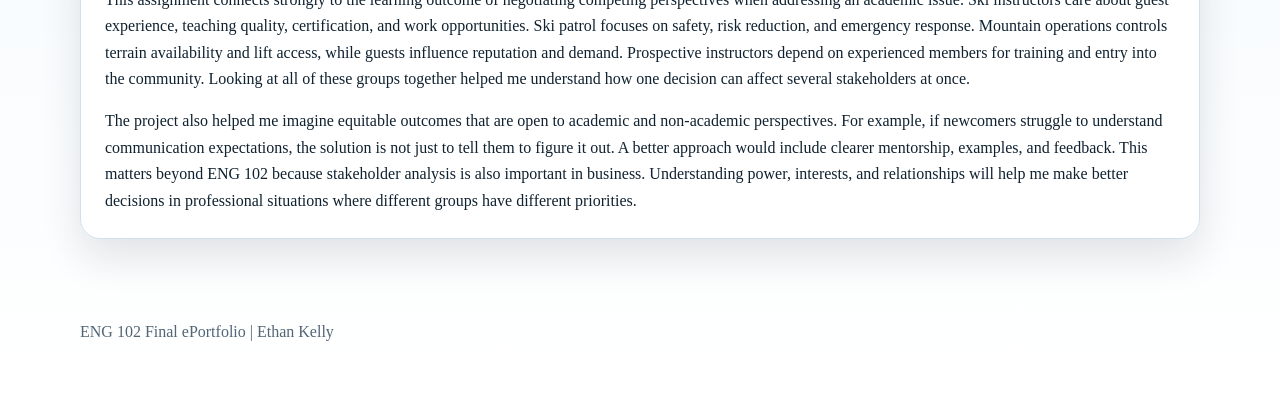
<file: stakeholder-mapping.html>
<!doctype html><html lang="en"><head><meta charset="utf-8"><meta name="viewport" content="width=device-width, initial-scale=1"><title>Stakeholder Mapping | ENG 102 ePortfolio</title><link rel="stylesheet" href="assets/style.css"></head><body class="banner-gradient"><header class="site-header"><nav class="nav"><div class="brand">Ethan Kelly | ENG 102 Portfolio</div><div class="nav-links"><a href="index.html">Home</a><a href="showcases.html">Showcases</a><a href="learning-outcomes.html">Learning Outcomes</a>
<a href="final-reflection.html">Final Reflection</a></div></nav></header><section class="page-hero"><div class="wrap"><div class="breadcrumb"><a href="index.html">Home</a> / Stakeholder Mapping</div><h1>Stakeholder Mapping</h1><p>My analysis of stakeholders, power, and relationships within the Killington discourse community.</p></div></section><main><div class="content-layout"><section><h2 class="section-title">Showcase Document</h2><p class="lede">This piece maps power, interests, and relationships within the discourse community.</p><iframe class="embed" src="docs/stakeholder-mapping.pdf"></iframe><p><a class="btn primary" href="docs/stakeholder-mapping.pdf" target="_blank">Open PDF in a new tab</a></p></section><aside class="card"><h3>Learning Outcomes Featured</h3><ul class="outcomes-list"><li>Negotiate competing perspectives when addressing an academic debate or issue.</li><li>Imagine equitable outcomes that are open to academic and non-academic perspectives.</li><li>Identify competing cultural logics within an academic debate or issue.</li></ul><div class="quote">Evidence from the map: Mountain Operations has high power because it controls terrain and lift access, while guests hold indirect but significant power through satisfaction, spending, and reputation.</div></aside></div><section class="card reflection"><h2>Critical Reflection</h2><p>The stakeholder mapping assignment helped me move beyond describing the discourse community and instead analyze how different groups interact within it. I identified ski instructors, ski patrol, mountain operations, guests, and prospective instructors or trainees as major stakeholders. This helped me understand that a discourse community is not flat; different groups have different levels of power, different interests, and different responsibilities.</p><p>This assignment connects strongly to the learning outcome of negotiating competing perspectives when addressing an academic issue. Ski instructors care about guest experience, teaching quality, certification, and work opportunities. Ski patrol focuses on safety, risk reduction, and emergency response. Mountain operations controls terrain availability and lift access, while guests influence reputation and demand. Prospective instructors depend on experienced members for training and entry into the community. Looking at all of these groups together helped me understand how one decision can affect several stakeholders at once.</p><p>The project also helped me imagine equitable outcomes that are open to academic and non-academic perspectives. For example, if newcomers struggle to understand communication expectations, the solution is not just to tell them to figure it out. A better approach would include clearer mentorship, examples, and feedback. This matters beyond ENG 102 because stakeholder analysis is also important in business. Understanding power, interests, and relationships will help me make better decisions in professional situations where different groups have different priorities.</p></section></main><footer class="footer"><p>ENG 102 Final ePortfolio | Ethan Kelly</p></footer></body></html>
</file>
<file: assets/style.css>
:root {
  --bg: #eef5f8;
  --surface: #ffffff;
  --surface-strong: #f8fcfe;
  --text: #102230;
  --muted: #526575;
  --accent: #1f6f8b;
  --accent-dark: #12465b;
  --evergreen: #1f4136;
  --ice: #e6f4fa;
  --snow: #f9fdff;
  --border: #cfe1ea;
  --shadow: 0 18px 40px rgba(16, 34, 48, 0.12);
  --radius: 20px;
  --max-width: 1120px;
}


/* Page-specific banner images. Each uploaded ski photo is used no more than twice. */
body.banner-ridge {
  --banner-image: url("ski-group-ridge.jpg");
  --banner-position: center center;
}

body.banner-jump {
  --banner-image: url("ski-jump.jpg");
  --banner-position: center 42%;
}

body.banner-portrait {
  --banner-image: url("ski-mountain-portrait.jpg");
  --banner-position: center 38%;
}

body.banner-gradient {
  --banner-image: linear-gradient(135deg, rgba(16, 34, 48, 0.96), rgba(31, 111, 139, 0.78));
  --banner-position: center;
}

* {
  box-sizing: border-box;
}

html {
  font-size: 16px;
  scroll-behavior: smooth;
}

body {
  margin: 0;
  font-family: Georgia, "Times New Roman", serif;
  line-height: 1.65;
  color: var(--text);
  background:
    radial-gradient(circle at top left, rgba(31, 111, 139, 0.16), transparent 30%),
    linear-gradient(180deg, #f6fbfe 0%, #edf6fa 45%, #ffffff 100%);
}

a {
  color: var(--accent-dark);
}

a:hover,
a:focus-visible {
  color: var(--accent);
}

.site-header {
  position: sticky;
  top: 0;
  z-index: 10;
  backdrop-filter: blur(12px);
  background: rgba(248, 252, 254, 0.93);
  border-bottom: 1px solid rgba(207, 225, 234, 0.92);
}

.nav,
main,
.footer {
  width: min(calc(100% - 2rem), var(--max-width));
  margin: 0 auto;
}

.nav {
  display: flex;
  align-items: center;
  justify-content: space-between;
  gap: 1rem;
  padding: 1rem 0;
}

.brand,
.nav-links,
.kicker,
.btn,
.tag {
  font-family: Inter, "Segoe UI", Arial, sans-serif;
}

.brand {
  font-size: 1rem;
  font-weight: 800;
  letter-spacing: 0.025em;
}

.nav-links {
  display: flex;
  flex-wrap: wrap;
  gap: 1rem;
}

.nav-links a {
  text-decoration: none;
  font-weight: 700;
  color: var(--accent-dark);
}

.nav-links a[aria-current="page"] {
  text-decoration: underline;
  text-underline-offset: 0.25rem;
}

.hero {
  padding: 4.5rem 1rem 4rem;
  background:
    linear-gradient(90deg, rgba(16, 34, 48, 0.82), rgba(16, 34, 48, 0.45), rgba(16, 34, 48, 0.14)),
    var(--banner-image) var(--banner-position)/cover no-repeat;
  min-height: 72vh;
  display: grid;
  align-items: end;
}

.hero-inner {
  width: min(calc(100% - 2rem), 980px);
  margin: 0 auto;
  padding: 3rem;
  border: 1px solid rgba(255, 255, 255, 0.38);
  border-radius: 30px;
  background: rgba(248, 252, 254, 0.88);
  box-shadow: var(--shadow);
  backdrop-filter: blur(10px);
}

.kicker {
  display: inline-block;
  margin-bottom: 1rem;
  padding: 0.35rem 0.7rem;
  border: 1px solid rgba(31, 111, 139, 0.24);
  border-radius: 999px;
  background: rgba(230, 244, 250, 0.86);
  font-size: 0.8rem;
  font-weight: 800;
  letter-spacing: 0.14em;
  text-transform: uppercase;
  color: var(--accent-dark);
}

.hero h1,
.section-title,
.card h3,
.callout h2,
.page-hero h1 {
  font-family: Inter, "Segoe UI", Arial, sans-serif;
}

.hero h1 {
  margin: 0 0 1rem;
  font-size: clamp(2.25rem, 5vw, 4.6rem);
  line-height: 1.02;
  letter-spacing: -0.045em;
}

.hero p {
  max-width: 68ch;
  margin: 0;
  font-size: 1.13rem;
  color: #304456;
}

.hero-actions {
  display: flex;
  flex-wrap: wrap;
  gap: 0.85rem;
  margin-top: 1.75rem;
}

.btn {
  display: inline-flex;
  align-items: center;
  justify-content: center;
  min-height: 48px;
  padding: 0.8rem 1.2rem;
  border-radius: 999px;
  border: 1px solid var(--accent);
  text-decoration: none;
  font-weight: 800;
  transition: transform 160ms ease, box-shadow 160ms ease, background 160ms ease;
}

.btn:hover,
.btn:focus-visible {
  transform: translateY(-1px);
  box-shadow: 0 10px 20px rgba(31, 111, 139, 0.18);
}

.btn.primary {
  background: var(--accent);
  color: #fff;
}

.btn.secondary {
  background: rgba(255, 255, 255, 0.68);
  color: var(--accent-dark);
}

main {
  padding: 3.5rem 0 4rem;
}

.section-title {
  margin: 0 0 0.5rem;
  font-size: clamp(1.7rem, 3vw, 2.35rem);
  line-height: 1.1;
  letter-spacing: -0.03em;
}

.lede {
  margin: 0 0 1.5rem;
  font-size: 1.15rem;
  color: var(--muted);
}

.card,
.callout {
  padding: 1.5rem;
  border: 1px solid var(--border);
  border-radius: var(--radius);
  background: rgba(255, 255, 255, 0.94);
  box-shadow: var(--shadow);
}

.card + .callout {
  margin-top: 1.5rem;
}

.card p:last-child,
.callout p:last-child {
  margin-bottom: 0;
}

.callout {
  margin-top: 1.5rem;
  overflow: hidden;
  background:
    linear-gradient(135deg, rgba(18, 70, 91, 0.96), rgba(31, 65, 54, 0.94));
  color: white;
}

.callout p {
  color: rgba(255, 255, 255, 0.9);
}

.grid {
  display: grid;
  grid-template-columns: repeat(auto-fit, minmax(220px, 1fr));
  gap: 1rem;
  margin-top: 1.5rem;
}

.grid .card h3 {
  margin-top: 0;
}

.grid .card a {
  font-weight: 800;
  text-decoration-thickness: 2px;
  text-underline-offset: 0.18rem;
}

.page-hero {
  padding: 5rem 1rem 4rem;
  color: white;
  background:
    linear-gradient(90deg, rgba(16, 34, 48, 0.86), rgba(16, 34, 48, 0.5)),
    var(--banner-image) var(--banner-position)/cover no-repeat;
}

.page-hero .wrap {
  width: min(calc(100% - 2rem), var(--max-width));
  margin: 0 auto;
}

.page-hero h1 {
  margin: 0 0 0.75rem;
  font-size: clamp(2rem, 5vw, 4.1rem);
  line-height: 1.02;
  letter-spacing: -0.045em;
}

.page-hero p {
  max-width: 70ch;
  margin: 0;
  color: rgba(255, 255, 255, 0.9);
}

.breadcrumb {
  margin-bottom: 1rem;
  font-family: Inter, "Segoe UI", Arial, sans-serif;
  font-size: 0.9rem;
  color: rgba(255, 255, 255, 0.86);
}

.breadcrumb a {
  color: white;
  text-decoration: none;
}

.content-layout {
  display: grid;
  grid-template-columns: minmax(0, 1.2fr) minmax(280px, 0.75fr);
  gap: 1.25rem;
  align-items: start;
}

.embed {
  width: 100%;
  min-height: 760px;
  border: 1px solid var(--border);
  border-radius: var(--radius);
  background: white;
  box-shadow: var(--shadow);
}

.tag {
  display: inline-block;
  margin: 0 0.35rem 0.55rem 0;
  padding: 0.25rem 0.6rem;
  border-radius: 999px;
  border: 1px solid var(--border);
  background: var(--ice);
  color: var(--accent-dark);
  font-size: 0.78rem;
  font-weight: 800;
}

.outcomes-list {
  padding-left: 1.25rem;
  color: #263a48;
}

.quote {
  margin-top: 1rem;
  padding: 1rem;
  border-left: 5px solid var(--accent);
  border-radius: 12px;
  background: var(--ice);
  color: #263a48;
}

.footer {
  padding: 0 0 2rem;
  color: var(--muted);
}

@media (max-width: 820px) {
  .nav {
    flex-direction: column;
    align-items: flex-start;
  }

  .hero {
    padding-top: 3.5rem;
    min-height: auto;
  }

  .hero-inner {
    padding: 2rem 1.25rem;
  }

  .hero h1 {
    font-size: 2.35rem;
  }

  .content-layout {
    grid-template-columns: 1fr;
  }

  .embed {
    min-height: 560px;
  }
}
</file>
